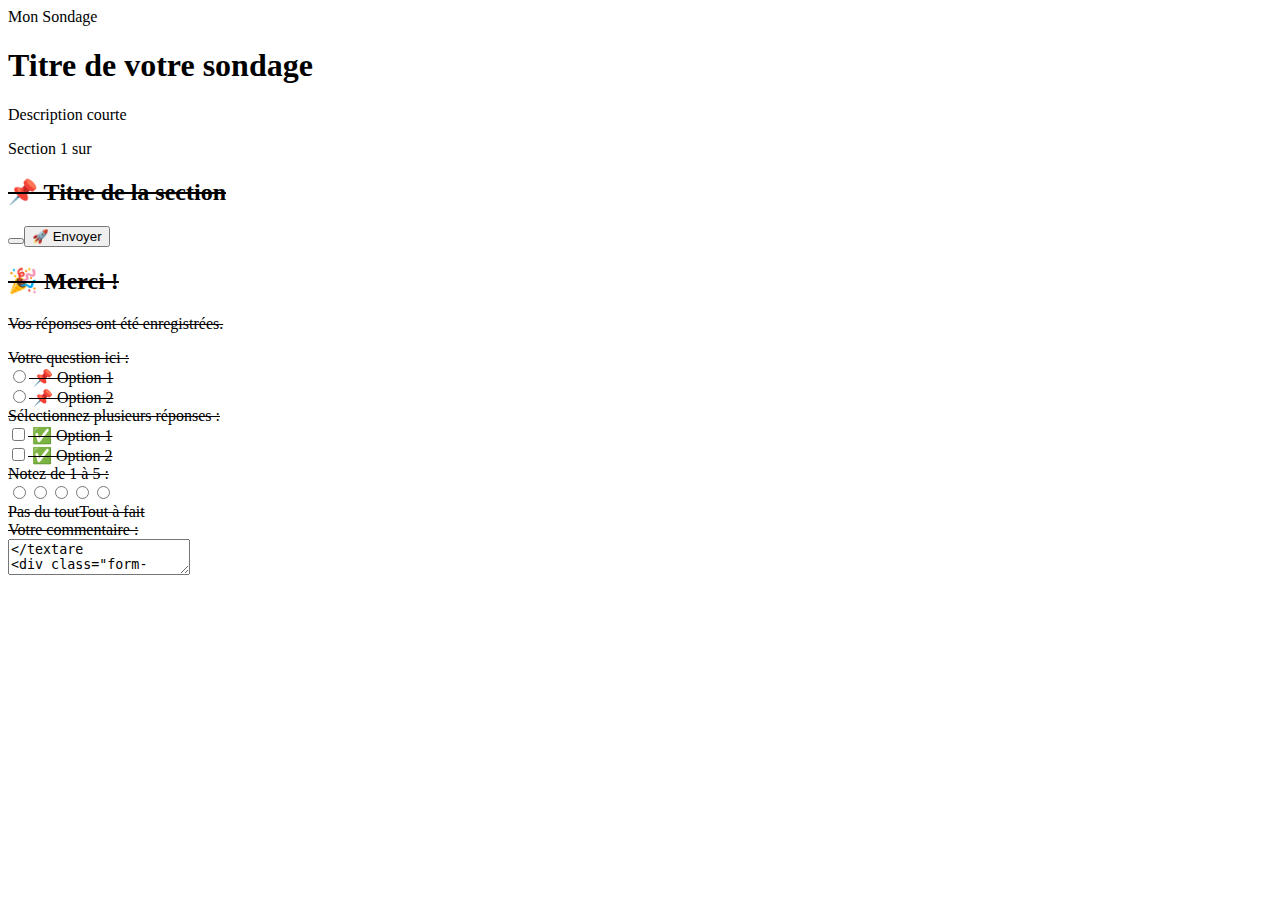
<file: sondage/index.html>
<!DOCTYPE html>
<html lang="fr">
<head>
    <meta charset="UTF-8">
    <meta name="viewport" content="width=device-width, initial-scale=1.0"
   <title>Mon Sondage</title>
    <style>
        /* === STYLES CSS ICI === */
        /* Voir section 3.3 pour le design */
    </style>
</head>
<body>
    <!-- En-tête / Hero -->
    <header class="hero">
        <h1>Titre de votre sondage</h1>
        <p>Description courte</p>
    </header>
    <div class="container">
        <!-- Barre de progression -->
        <div class="progress-container">
            <div class="progress-bar">
                <div class="progress-fill" id="progressFill"></div>
            </div>
            <div class="progress-text">Section <span id="currentSection">1</span> sur <s
        </div>
        <!-- Message d'erreur -->
        <div class="error-message" id="errorMessage"></div>
        <form id="surveyForm">
            <!-- Section 1 -->
            <div class="form-section active" data-section="1">
                <h2>📌
 Titre de la section</h2>
                <!-- Questions ici -->
                <div class="nav-buttons">
                    <div></div>
                    <button type="button" class="btn btn-primary" onclick="nextSection()
                </div>
            </div>
            <!-- Section 2, 3, etc. -->
            <!-- ... -->
            <!-- Dernière section -->
            <div class="form-section" data-section="X">
                <!-- Dernières questions -->
                <div class="nav-buttons">
                   <button type="button" class="btn btn-secondary" onclick="prevSection
                    <button type="submit" class="btn btn-submit">🚀
 Envoyer</button>
                </div>
            </div>
            <!-- Page de succès -->
            <div class="form-section" data-section="success" id="successSection">
                <div class="success-message">
                    <h2>🎉
 Merci !</h2>
                    <p>Vos réponses ont été enregistrées.</p>
                </div>
            </div>
        </form>
    </div>
    <script>
        // === JAVASCRIPT ICI ===
        // Voir section 3.5 pour la logique
    </script>
</body>
</html>
<div class="form-group">
    <label class="required">Votre question ici :</label>
    <div class="option-cards">
        <div class="option-card">
            <input type="radio" name="nom_champ" id="option1" value="Valeur 1" required>
            <label for="option1">📌
 Option 1</label>
        </div>
        <div class="option-card">
            <input type="radio" name="nom_champ" id="option2" value="Valeur 2">
            <label for="option2">📌
 Option 2</label>
        </div>
    </div>
</div>

<div class="form-group">
    <label>Sélectionnez plusieurs réponses :</label>
    <div class="checkbox-grid">
        <div class="option-card">
            <input type="checkbox" name="nom_champ" id="check1" value="Valeur 1">
            <label for="check1">✅
 Option 1</label>
        </div>
        <div class="option-card">
            <input type="checkbox" name="nom_champ" id="check2" value="Valeur 2">
            <label for="check2">✅
 Option 2</label>
        </div>
    </div>
</div>

<div class="form-group">
    <label class="required">Notez de 1 à 5 :</label>
    <div class="rating-scale">
        <div class="option-card"><input type="radio" name="note" id="n1" value="1" requi
        <div class="option-card"><input type="radio" name="note" id="n2" value="2"><labe
        <div class="option-card"><input type="radio" name="note" id="n3" value="3"><labe
        <div class="option-card"><input type="radio" name="note" id="n4" value="4"><labe
        <div class="option-card"><input type="radio" name="note" id="n5" value="5"><labe
    </div>
    <div class="scale-labels"><span>Pas du tout</span><span>Tout à fait</span></div>
</div>

<div class="form-group">
    <label for="commentaire">Votre commentaire :</label>
</div>
    <textarea name="commentaire" id="commentaire" placeholder="Écrivez ici..."></textare
<div class="form-group">
    <label for="email">Votre email :</label>
    <input type="email" name="email" id="email" placeholder="exemple@email.com">
</div>

.conditional-group { display: none; }
.conditional-group.visible { display: block; }

<div class="form-group conditional-group" id="question_conditionnelle">
    <!-- S'affiche uniquement si une condition est remplie -->
</div>

document.querySelectorAll('input[name="profil"]').forEach(r => {
    r.addEventListener('change', function() {
        const condGroup = document.getElementById('question_conditionnelle');
        if (this.value === 'Valeur qui déclenche') {
            condGroup.classList.add('visible');
        } else {
            condGroup.classList.remove('visible');
        }
    });
});

// =====================================================
// ⚠ REMPLACEZ PAR VOTRE URL Apps Script (Étape 2.3)
// =====================================================
const GOOGLE_SCRIPT_URL = 'https://script.google.com/macros/s/AKfycbwqfsnF6KHMyadDnlpXYNtfnZKKYx7BUA7BHidHJi1kBTncimp_BoXiRMgiznGup4Ia/exec';

// =====================================================
let currentSection = 1;
const totalSections = 5; // Ajustez selon votre nombre de sections
// Navigation
function updateProgress() {
    const progress = ((currentSection - 1) / totalSections) * 100;
    document.getElementById('progressFill').style.width = progress + '%';
    document.getElementById('currentSection').textContent = currentSection;
}
function showSection(n) {
    document.querySelectorAll('.form-section').forEach(s => s.classList.remove('active')
    document.querySelector(`[data-section="${n}"]`)?.classList.add('active');
    window.scrollTo({ top: 0, behavior: 'smooth' });
}
function nextSection() {
    if (!validateCurrentSection()) return;
    if (currentSection < totalSections) {
        currentSection++;
        showSection(currentSection);
        updateProgress();
    }
}
function prevSection() {
    if (currentSection > 1) {
        currentSection--;
        showSection(currentSection);
        updateProgress();
    }
}
// Validation
function validateCurrentSection() {
    const section = document.querySelector(`[data-section="${currentSection}"]`);
    const requiredRadios = section.querySelectorAll('input[type="radio"][required]');
    const checkedNames = new Set();
    for (let field of requiredRadios) {
        if (checkedNames.has(field.name)) continue;
 checkedNames.add(field.name);
        if (!section.querySelector(`input[name="${field.name}"]:checked`)) {
            showError('Veuillez répondre à toutes les questions obligatoires.');
            return false;
        }
    }
    hideError();
    return true;
}
function showError(msg) {
    const el = document.getElementById('errorMessage');
    el.textContent = msg;
    el.style.display = 'block';
    window.scrollTo({ top: 0, behavior: 'smooth' });
}
function hideError() {
    document.getElementById('errorMessage').style.display = 'none';
}
// Collecte des données
function collectFormData() {
    const f = document.getElementById('surveyForm');
    return {
        timestamp: new Date().toISOString(),
        // Ajoutez vos champs ici :
        champ1: f.querySelector('input[name="champ1"]:checked')?.value || '',
        champ2: f.querySelector('input[name="champ2"]:checked')?.value || '',
        checkboxes: [...f.querySelectorAll('input[name="mes_checkboxes"]:checked')]
            .map(e => e.value).join(', '),
        texte_libre: f.querySelector('#mon_textarea').value || '',
        email: f.querySelector('#email').value || '',
    };
}
// Envoi
document.getElementById('surveyForm').addEventListener('submit', function(e) {
    e.preventDefault();
    if (!validateCurrentSection()) return;
    const btn = document.getElementById('submitBtn');
    btn.classList.add('loading');
 btn.disabled = true;
    fetch(GOOGLE_SCRIPT_URL, {
        method: 'POST',
        mode: 'no-cors',  // Important pour Apps Script
        headers: { 'Content-Type': 'application/json' },
        body: JSON.stringify(collectFormData())
    })
    .then(() => {
        document.querySelectorAll('.form-section').forEach(s => s.classList.remove('acti
        document.getElementById('successSection').classList.add('active');
        document.querySelector('.progress-container').style.display = 'none';
    })
    .catch(err => {
        showError('Erreur. Veuillez réessayer.');
        btn.classList.remove('loading');
        btn.disabled = false;
    });
});
updateProgress();
</file>
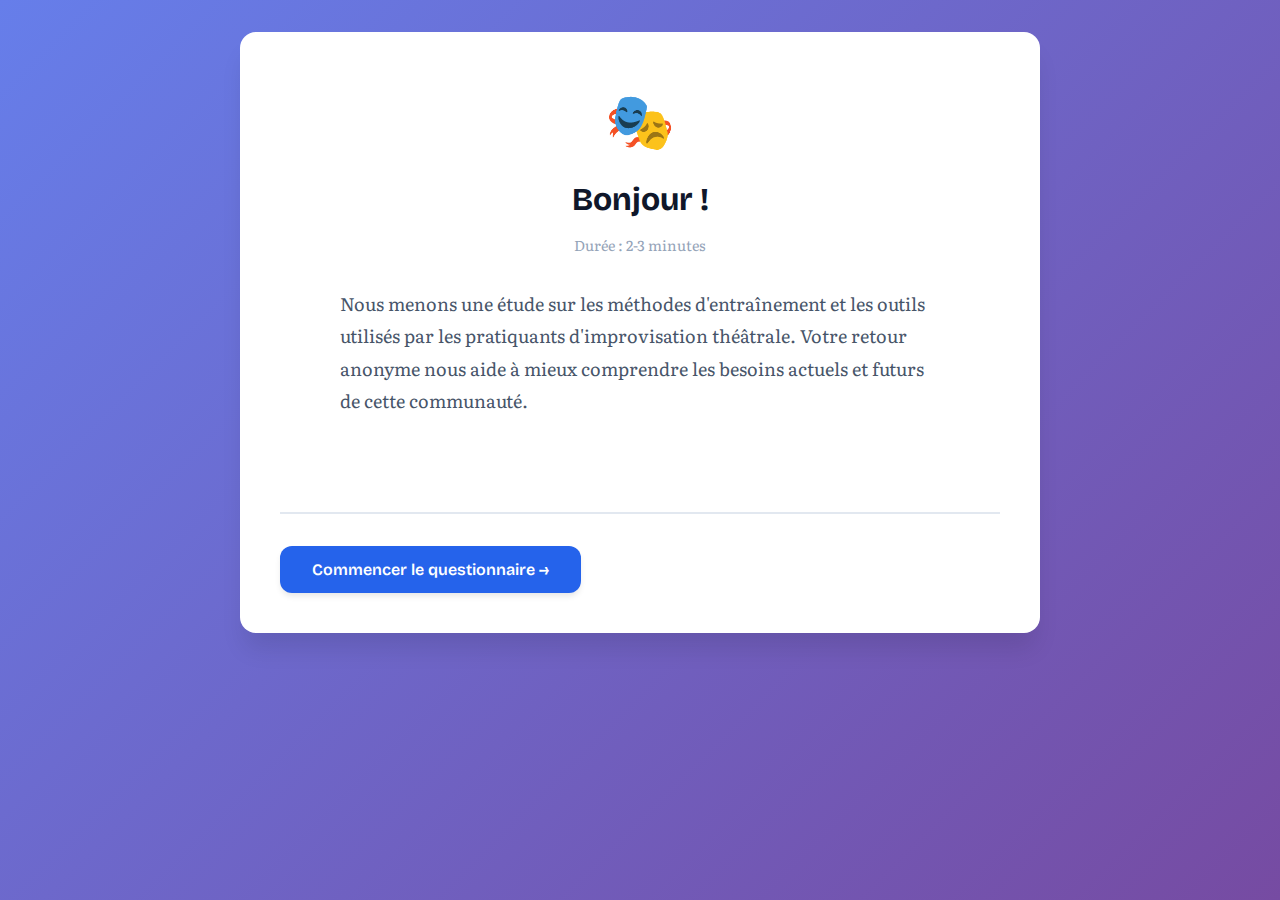
<file: sondage/survey.html>
<!DOCTYPE html>
<html lang="fr">
<head>
    <meta charset="UTF-8">
    <meta name="viewport" content="width=device-width, initial-scale=1.0">
    <title>Sondage Interactif</title>
    <link rel="stylesheet" href="styles.css">
</head>
<body>
    <div class="survey-container">
        <!-- Progress Bar -->
        <div class="progress-wrapper">
            <div class="progress-bar">
                <div class="progress-fill" id="progressFill"></div>
            </div>
            <div class="progress-text">
                Section <span id="currentSection">1</span> sur <span id="totalSections">5</span>
            </div>
        </div>

        <!-- Survey Content -->
        <div class="survey-content" id="surveyContent">
            <!-- Sections will be dynamically inserted here -->
        </div>

        <!-- Navigation Buttons -->
        <div class="nav-buttons">
            <button class="btn btn-secondary" id="prevBtn" style="display: none;">← Retour</button>
            <button class="btn btn-primary" id="nextBtn">Continuer →</button>
        </div>
    </div>

    <!-- Results Dashboard (hidden by default) -->
    <div class="results-container" id="resultsContainer" style="display: none;">
        <div class="results-header">
            <h1>📊 Tableau de Bord des Résultats</h1>
            <button class="btn btn-secondary" id="backToSurveyBtn">← Retour au sondage</button>
        </div>
        <div class="results-content" id="resultsContent">
            <!-- Results will be dynamically inserted here -->
        </div>
        <div class="export-section">
            <button class="btn btn-primary" id="exportCSVBtn">📥 Exporter en CSV</button>
            <button class="btn btn-primary" id="exportJSONBtn">📥 Exporter en JSON</button>
        </div>
    </div>

    <script src="survey-data.js"></script>
    <script src="survey-logic.js"></script>
    <script src="results-analytics.js"></script>
</body>
</html>
</file>
<file: sondage/styles.css>
@import url('https://fonts.googleapis.com/css2?family=Bricolage+Grotesque:wght@400;600;700&family=Literata:ital,wght@0,400;0,600;1,400&display=swap');

:root {
    --primary-color: #2563eb;
    --primary-dark: #1e40af;
    --secondary-color: #64748b;
    --success-color: #10b981;
    --warning-color: #f59e0b;
    --danger-color: #ef4444;
    --bg-primary: #ffffff;
    --bg-secondary: #f8fafc;
    --bg-accent: #eff6ff;
    --text-primary: #0f172a;
    --text-secondary: #475569;
    --text-muted: #94a3b8;
    --border-color: #e2e8f0;
    --shadow-sm: 0 1px 2px 0 rgba(0, 0, 0, 0.05);
    --shadow-md: 0 4px 6px -1px rgba(0, 0, 0, 0.1);
    --shadow-lg: 0 10px 15px -3px rgba(0, 0, 0, 0.1);
    --shadow-xl: 0 20px 25px -5px rgba(0, 0, 0, 0.1);
    --radius-sm: 0.375rem;
    --radius-md: 0.5rem;
    --radius-lg: 0.75rem;
    --radius-xl: 1rem;
}

* {
    margin: 0;
    padding: 0;
    box-sizing: border-box;
}

body {
    font-family: 'Literata', serif;
    background: linear-gradient(135deg, #667eea 0%, #764ba2 100%);
    min-height: 100vh;
    padding: 2rem 1rem;
    color: var(--text-primary);
    line-height: 1.6;
}

.survey-container, .results-container {
    max-width: 800px;
    margin: 0 auto;
    background: var(--bg-primary);
    border-radius: var(--radius-xl);
    box-shadow: var(--shadow-xl);
    padding: 2.5rem;
    animation: fadeInUp 0.6s ease-out;
}

@keyframes fadeInUp {
    from {
        opacity: 0;
        transform: translateY(30px);
    }
    to {
        opacity: 1;
        transform: translateY(0);
    }
}

/* Progress Bar */
.progress-wrapper {
    margin-bottom: 2.5rem;
}

.progress-bar {
    width: 100%;
    height: 8px;
    background: var(--bg-secondary);
    border-radius: 999px;
    overflow: hidden;
    margin-bottom: 0.5rem;
    position: relative;
}

.progress-fill {
    height: 100%;
    background: linear-gradient(90deg, var(--primary-color), #8b5cf6);
    border-radius: 999px;
    transition: width 0.4s cubic-bezier(0.4, 0, 0.2, 1);
}

.progress-text {
    font-family: 'Bricolage Grotesque', sans-serif;
    font-size: 0.875rem;
    color: var(--text-secondary);
    text-align: center;
    font-weight: 600;
    margin-bottom: 0.5rem;
}

/* Section Progress Bar (nouvelle) */
.section-progress {
    margin-top: 0.5rem;
}

.section-progress-label {
    font-family: 'Bricolage Grotesque', sans-serif;
    font-size: 0.75rem;
    color: var(--text-muted);
    text-align: center;
    margin-bottom: 0.25rem;
}

.section-progress-bar {
    width: 100%;
    height: 4px;
    background: var(--bg-secondary);
    border-radius: 999px;
    overflow: hidden;
}

.section-progress-fill {
    height: 100%;
    background: var(--success-color);
    border-radius: 999px;
    transition: width 0.3s ease;
}

.progress-stats {
    display: flex;
    justify-content: space-between;
    align-items: center;
    margin-top: 0.5rem;
    font-size: 0.75rem;
    color: var(--text-muted);
}

.progress-percentage {
    font-weight: 600;
    color: var(--primary-color);
}

/* Survey Content */
.survey-content {
    min-height: 400px;
}

.section {
    display: none;
    animation: fadeIn 0.4s ease-out;
}

.section.active {
    display: block;
}

@keyframes fadeIn {
    from {
        opacity: 0;
    }
    to {
        opacity: 1;
    }
}

.section-header {
    margin-bottom: 2rem;
    text-align: center;
}

.section-emoji {
    font-size: 3.5rem;
    margin-bottom: 0.75rem;
    display: block;
    animation: bounce 0.6s ease-out;
}

@keyframes bounce {
    0%, 100% {
        transform: translateY(0);
    }
    50% {
        transform: translateY(-10px);
    }
}

.section-title {
    font-family: 'Bricolage Grotesque', sans-serif;
    font-size: 2rem;
    font-weight: 700;
    color: var(--text-primary);
    margin-bottom: 0.5rem;
}

.section-description {
    font-size: 1.125rem;
    color: var(--text-secondary);
    max-width: 600px;
    margin: 0 auto;
}

/* Questions */
.question {
    margin-bottom: 2.5rem;
}

.question-label {
    font-family: 'Bricolage Grotesque', sans-serif;
    font-size: 1.125rem;
    font-weight: 600;
    color: var(--text-primary);
    margin-bottom: 1rem;
    display: block;
}

.question-required {
    color: var(--danger-color);
    font-size: 0.875rem;
    font-weight: 400;
}

/* Radio/Checkbox Options */
.options-list {
    display: flex;
    flex-direction: column;
    gap: 0.75rem;
}

.option-item {
    position: relative;
}

.option-item input[type="radio"],
.option-item input[type="checkbox"] {
    position: absolute;
    opacity: 0;
    pointer-events: none;
}

.option-label {
    display: flex;
    align-items: center;
    padding: 1rem 1.25rem;
    background: var(--bg-secondary);
    border: 2px solid var(--border-color);
    border-radius: var(--radius-lg);
    cursor: pointer;
    transition: all 0.2s ease;
    font-size: 1rem;
}

.option-label:hover {
    background: var(--bg-accent);
    border-color: var(--primary-color);
    transform: translateX(4px);
}

.option-item input:checked + .option-label {
    background: var(--bg-accent);
    border-color: var(--primary-color);
    box-shadow: var(--shadow-md);
}

.option-icon {
    font-size: 1.5rem;
    margin-right: 0.75rem;
    flex-shrink: 0;
}

.option-text {
    flex: 1;
}

/* Scale/Rating */
.scale-container {
    display: flex;
    justify-content: space-between;
    gap: 0.5rem;
    margin-top: 1rem;
}

.scale-option {
    flex: 1;
    text-align: center;
}

.scale-option input[type="radio"] {
    position: absolute;
    opacity: 0;
    pointer-events: none;
}

.scale-label {
    display: flex;
    flex-direction: column;
    align-items: center;
    justify-content: center;
    padding: 1rem 0.5rem;
    background: var(--bg-secondary);
    border: 2px solid var(--border-color);
    border-radius: var(--radius-md);
    cursor: pointer;
    transition: all 0.2s ease;
    min-height: 80px;
}

.scale-number {
    font-family: 'Bricolage Grotesque', sans-serif;
    font-size: 1.5rem;
    font-weight: 700;
    margin-bottom: 0.25rem;
}

.scale-label:hover {
    background: var(--bg-accent);
    border-color: var(--primary-color);
    transform: translateY(-2px);
}

.scale-option input:checked + .scale-label {
    background: var(--primary-color);
    border-color: var(--primary-color);
    color: white;
}

.scale-legends {
    display: flex;
    justify-content: space-between;
    margin-top: 0.75rem;
    font-size: 0.875rem;
    color: var(--text-muted);
}

/* Text Input */
.text-input,
.textarea-input {
    width: 100%;
    padding: 0.875rem 1rem;
    border: 2px solid var(--border-color);
    border-radius: var(--radius-md);
    font-family: inherit;
    font-size: 1rem;
    transition: all 0.2s ease;
    background: var(--bg-secondary);
}

.text-input:focus,
.textarea-input:focus {
    outline: none;
    border-color: var(--primary-color);
    background: var(--bg-primary);
    box-shadow: 0 0 0 3px rgba(37, 99, 235, 0.1);
}

.textarea-input {
    min-height: 120px;
    resize: vertical;
}

/* Navigation Buttons */
.nav-buttons {
    display: flex;
    justify-content: space-between;
    gap: 1rem;
    margin-top: 2.5rem;
    padding-top: 2rem;
    border-top: 2px solid var(--border-color);
}

.btn {
    font-family: 'Bricolage Grotesque', sans-serif;
    padding: 0.875rem 2rem;
    border: none;
    border-radius: var(--radius-lg);
    font-size: 1rem;
    font-weight: 600;
    cursor: pointer;
    transition: all 0.2s ease;
    display: inline-flex;
    align-items: center;
    gap: 0.5rem;
}

.btn-primary {
    background: var(--primary-color);
    color: white;
    box-shadow: var(--shadow-md);
}

.btn-primary:hover {
    background: var(--primary-dark);
    transform: translateY(-2px);
    box-shadow: var(--shadow-lg);
}

.btn-secondary {
    background: var(--bg-secondary);
    color: var(--text-primary);
    border: 2px solid var(--border-color);
}

.btn-secondary:hover {
    background: var(--bg-accent);
    border-color: var(--primary-color);
}

.btn:disabled {
    opacity: 0.5;
    cursor: not-allowed;
    transform: none !important;
}

/* Thank You Page */
.thank-you {
    text-align: center;
    padding: 3rem 1rem;
}

.thank-you-emoji {
    font-size: 5rem;
    margin-bottom: 1rem;
    display: inline-block;
    animation: spin 0.6s ease-out;
}

@keyframes spin {
    from {
        transform: rotate(0deg) scale(0);
    }
    to {
        transform: rotate(360deg) scale(1);
    }
}

.thank-you h2 {
    font-family: 'Bricolage Grotesque', sans-serif;
    font-size: 2.5rem;
    margin-bottom: 1rem;
    color: var(--text-primary);
}

.thank-you p {
    font-size: 1.125rem;
    color: var(--text-secondary);
    max-width: 600px;
    margin: 0 auto 2rem;
}

/* Results Dashboard */
.results-header {
    display: flex;
    justify-content: space-between;
    align-items: center;
    margin-bottom: 2rem;
    padding-bottom: 1.5rem;
    border-bottom: 2px solid var(--border-color);
}

.results-header h1 {
    font-family: 'Bricolage Grotesque', sans-serif;
    font-size: 2rem;
    color: var(--text-primary);
}

.results-content {
    display: flex;
    flex-direction: column;
    gap: 2rem;
}

.result-card {
    background: var(--bg-secondary);
    border-radius: var(--radius-lg);
    padding: 1.5rem;
    border: 2px solid var(--border-color);
}

.result-question {
    font-family: 'Bricolage Grotesque', sans-serif;
    font-size: 1.125rem;
    font-weight: 600;
    margin-bottom: 1rem;
    color: var(--text-primary);
}

.result-stats {
    margin-top: 1rem;
}

.stat-bar {
    margin-bottom: 0.75rem;
}

.stat-label {
    display: flex;
    justify-content: space-between;
    margin-bottom: 0.25rem;
    font-size: 0.875rem;
    color: var(--text-secondary);
}

.stat-bar-bg {
    height: 24px;
    background: var(--bg-primary);
    border-radius: var(--radius-sm);
    overflow: hidden;
}

.stat-bar-fill {
    height: 100%;
    background: linear-gradient(90deg, var(--primary-color), #8b5cf6);
    border-radius: var(--radius-sm);
    transition: width 0.6s ease-out;
    display: flex;
    align-items: center;
    justify-content: flex-end;
    padding-right: 0.5rem;
    color: white;
    font-size: 0.75rem;
    font-weight: 600;
}

.export-section {
    display: flex;
    gap: 1rem;
    margin-top: 2rem;
    padding-top: 2rem;
    border-top: 2px solid var(--border-color);
}

/* Responsive */
@media (max-width: 768px) {
    body {
        padding: 1rem 0.5rem;
    }

    .survey-container, .results-container {
        padding: 1.5rem;
    }

    .section-title {
        font-size: 1.5rem;
    }

    .section-emoji {
        font-size: 2.5rem;
    }

    .scale-container {
        flex-wrap: wrap;
    }

    .scale-option {
        flex: 0 0 calc(20% - 0.4rem);
        min-width: 60px;
    }

    .nav-buttons {
        flex-direction: column-reverse;
    }

    .btn {
        width: 100%;
        justify-content: center;
    }

    .results-header {
        flex-direction: column;
        gap: 1rem;
        align-items: flex-start;
    }

    .export-section {
        flex-direction: column;
    }
}

/* Info Box */
.info-box {
    background: var(--bg-accent);
    border-left: 4px solid var(--primary-color);
    padding: 1rem 1.25rem;
    border-radius: var(--radius-md);
    margin: 1.5rem 0;
    font-size: 0.95rem;
    color: var(--text-secondary);
}

.info-box strong {
    color: var(--text-primary);
}

/* Multiple Choice Counter */
.choice-counter {
    font-size: 0.875rem;
    color: var(--text-muted);
    margin-top: 0.5rem;
}

/* Loading State */
.loading {
    text-align: center;
    padding: 2rem;
    color: var(--text-muted);
}

.spinner {
    display: inline-block;
    width: 40px;
    height: 40px;
    border: 4px solid var(--border-color);
    border-top-color: var(--primary-color);
    border-radius: 50%;
    animation: spin-loader 0.8s linear infinite;
}

@keyframes spin-loader {
    to {
        transform: rotate(360deg);
    }
}
</file>
